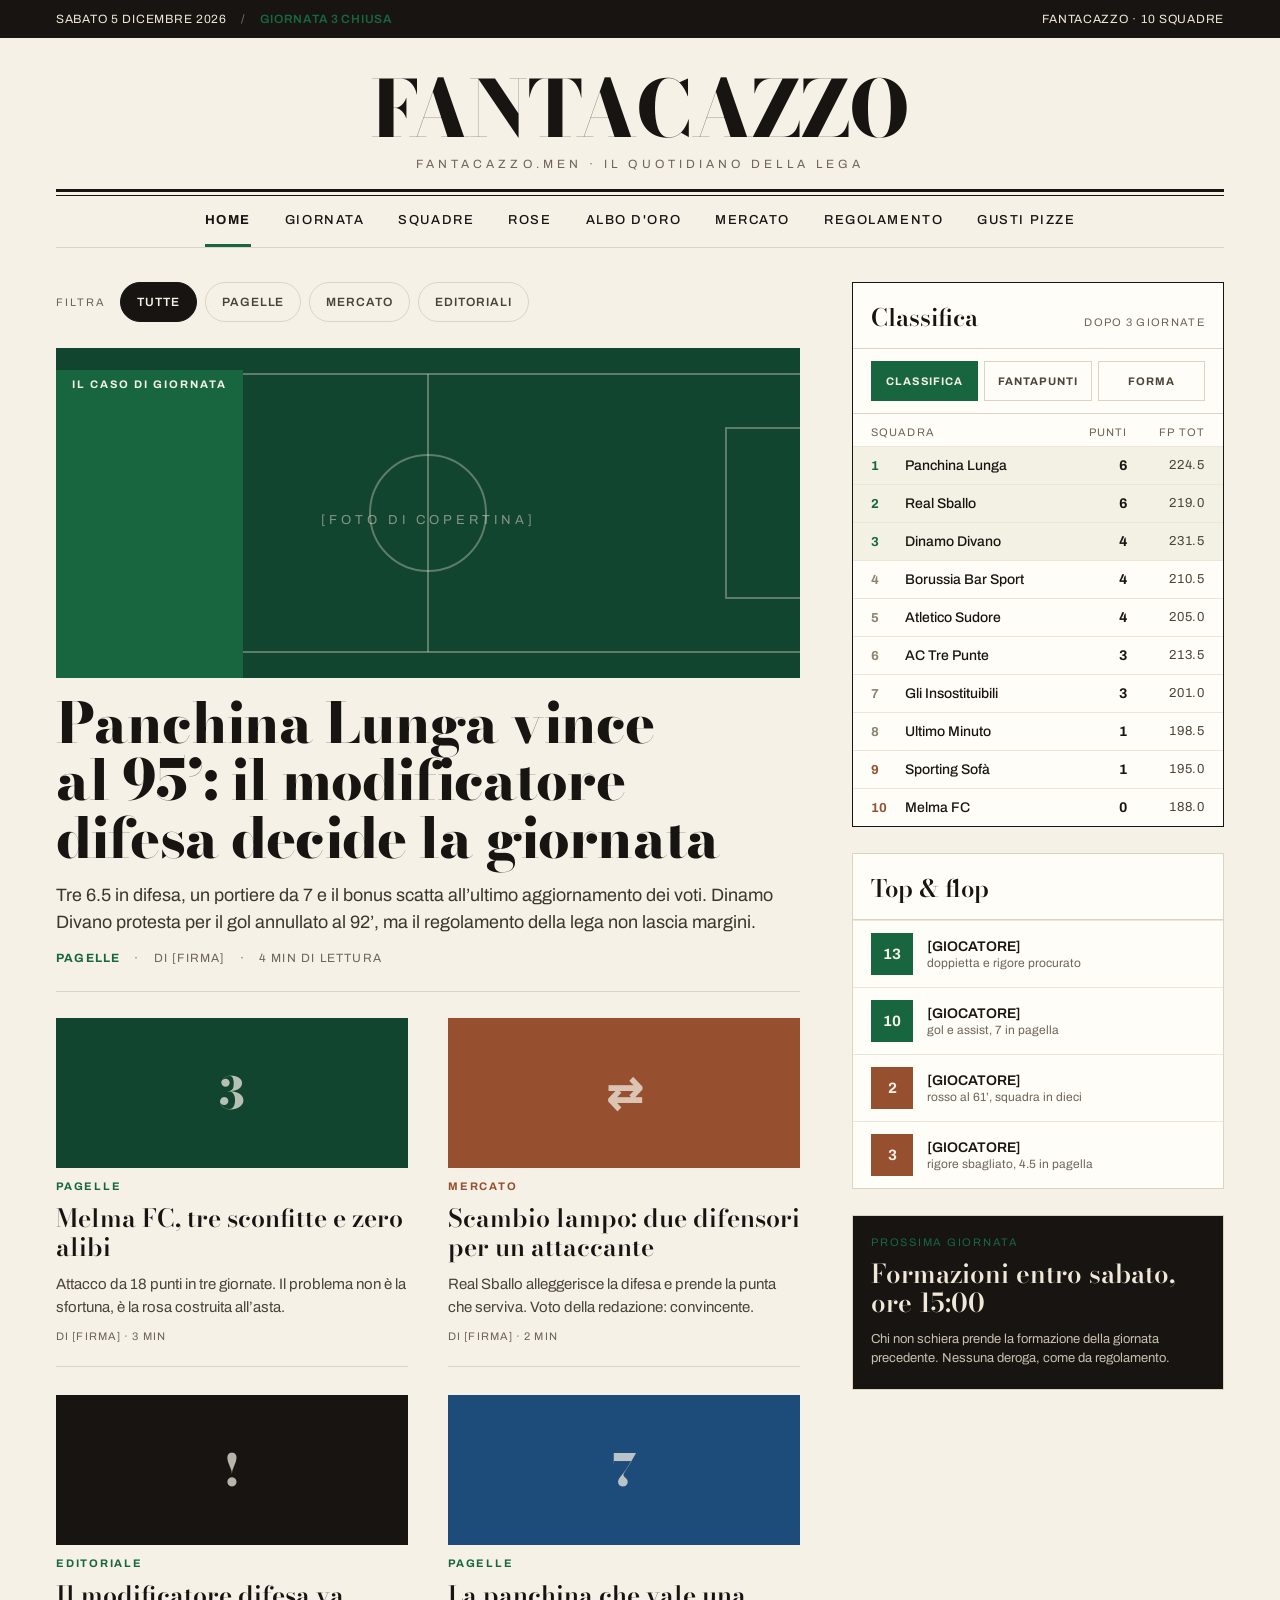
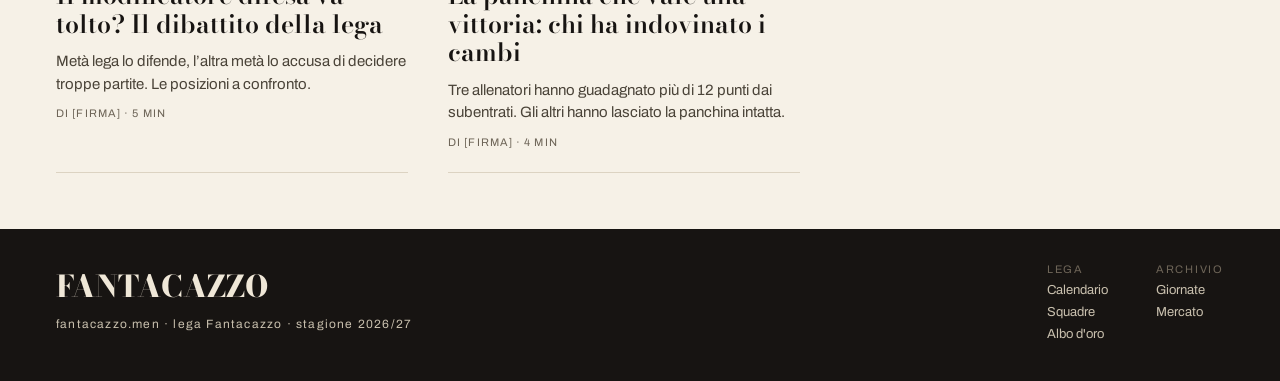
<file: index.html>
<!doctype html>
<html lang="it">
<head>
<meta charset="utf-8">
<meta name="viewport" content="width=device-width, initial-scale=1">
<title>Fantacazzo — il quotidiano della lega</title>
<meta name="description" content="News, pagelle, classifica, giornate, schede squadre e mercato della lega di fantacalcio.">
<meta property="og:title" content="Fantacazzo — il quotidiano della lega">
<meta property="og:description" content="News, pagelle, classifica e mercato della lega di fantacalcio.">
<meta property="og:type" content="website">
<meta name="theme-color" content="#171412">
<link rel="preconnect" href="https://fonts.googleapis.com">
<link rel="preconnect" href="https://fonts.gstatic.com" crossorigin>
<link rel="stylesheet" href="https://fonts.googleapis.com/css2?family=Bodoni+Moda:opsz,wght@6..96,400;6..96,600;6..96,800&family=Archivo:wght@400;500;600;700&display=swap">
<link rel="stylesheet" href="assets/style.css?v=1636b71">
</head>
<body data-page="home">

<div class="topbar">
  <div><span data-slot="data-oggi"></span><span class="sep">/</span><strong data-slot="giornata-stato"></strong></div>
  <div><span data-slot="lega"></span></div>
</div>

<header class="masthead">
  <div class="wordmark">FANTACAZZO</div>
  <div class="tagline">fantacazzo.men &middot; il quotidiano della lega</div>
</header>
<div class="rules"><div class="thick"></div><div class="thin"></div></div>

<nav class="nav">
  <a href="index.html" aria-current="page">Home</a>
  <a href="giornata.html">Giornata</a>
  <a href="squadre.html">Squadre</a>
    <a href="rose.html">Rose</a>
  <a href="albo.html">Albo d&#39;oro</a>
  <a href="albo.html">Mercato</a>
    <a href="regolamento.html">Regolamento</a>
    <a href="pizze.html">Gusti pizze</a>
</nav>

<main class="page split">

  <div class="stack">

    <div class="chips">
      <span class="chips-label">Filtra</span>
      <button class="chip" type="button" data-filtro="tutte">Tutte</button>
      <button class="chip" type="button" data-filtro="pagelle">Pagelle</button>
      <button class="chip" type="button" data-filtro="mercato">Mercato</button>
      <button class="chip" type="button" data-filtro="editoriale">Editoriali</button>
    </div>

    <article class="stack-sm">
      <div class="hero-art">
        <div data-slot="hero-art"></div>
        <div class="kicker" data-slot="hero-kicker"></div>
      </div>
      <h1 class="hero-title" data-slot="hero-title"></h1>
      <p class="hero-dek" data-slot="hero-dek"></p>
      <div class="byline" data-slot="hero-byline"></div>
    </article>

    <div class="divider"></div>

    <div class="cards" data-slot="news"></div>
  </div>

  <aside class="stack">
    <section class="panel strong" data-slot="classifica">
      <header><h2>Classifica</h2><span class="note" data-slot="dopo-giornate"></span></header>
      <div class="tabs-flush">
        <button class="tab" type="button" data-tab="classifica">Classifica</button>
        <button class="tab" type="button" data-tab="fantapunti">Fantapunti</button>
        <button class="tab" type="button" data-tab="forma">Forma</button>
      </div>
      <div class="table-head" data-slot="head"></div>
      <div data-slot="rows"></div>
    </section>

    <section class="panel">
      <header><h2>Top &amp; flop</h2></header>
      <div data-slot="topflop"></div>
    </section>

    <section class="callout">
      <span class="label">Prossima giornata</span>
      <span class="big" data-slot="scadenza"></span>
      <p>Chi non schiera prende la formazione della giornata precedente. Nessuna deroga, come da regolamento.</p>
    </section>
  </aside>
</main>

<footer class="footer">
  <div>
    <div class="wordmark">FANTACAZZO</div>
    <div class="small">fantacazzo.men &middot; lega <span data-slot="lega-nome"></span> &middot; stagione <span data-slot="stagione"></span></div>
  </div>
  <nav>
    <div><span class="h">Lega</span><a href="giornata.html">Calendario</a><a href="squadre.html">Squadre</a><a href="albo.html">Albo d&#39;oro</a></div>
    <div><span class="h">Archivio</span><a href="giornata.html">Giornate</a><a href="albo.html">Mercato</a></div>
  </nav>
</footer>

<script src="assets/data.js?v=1636b71"></script>
<script src="assets/app.js?v=1636b71"></script>
</body>
</html>
</file>
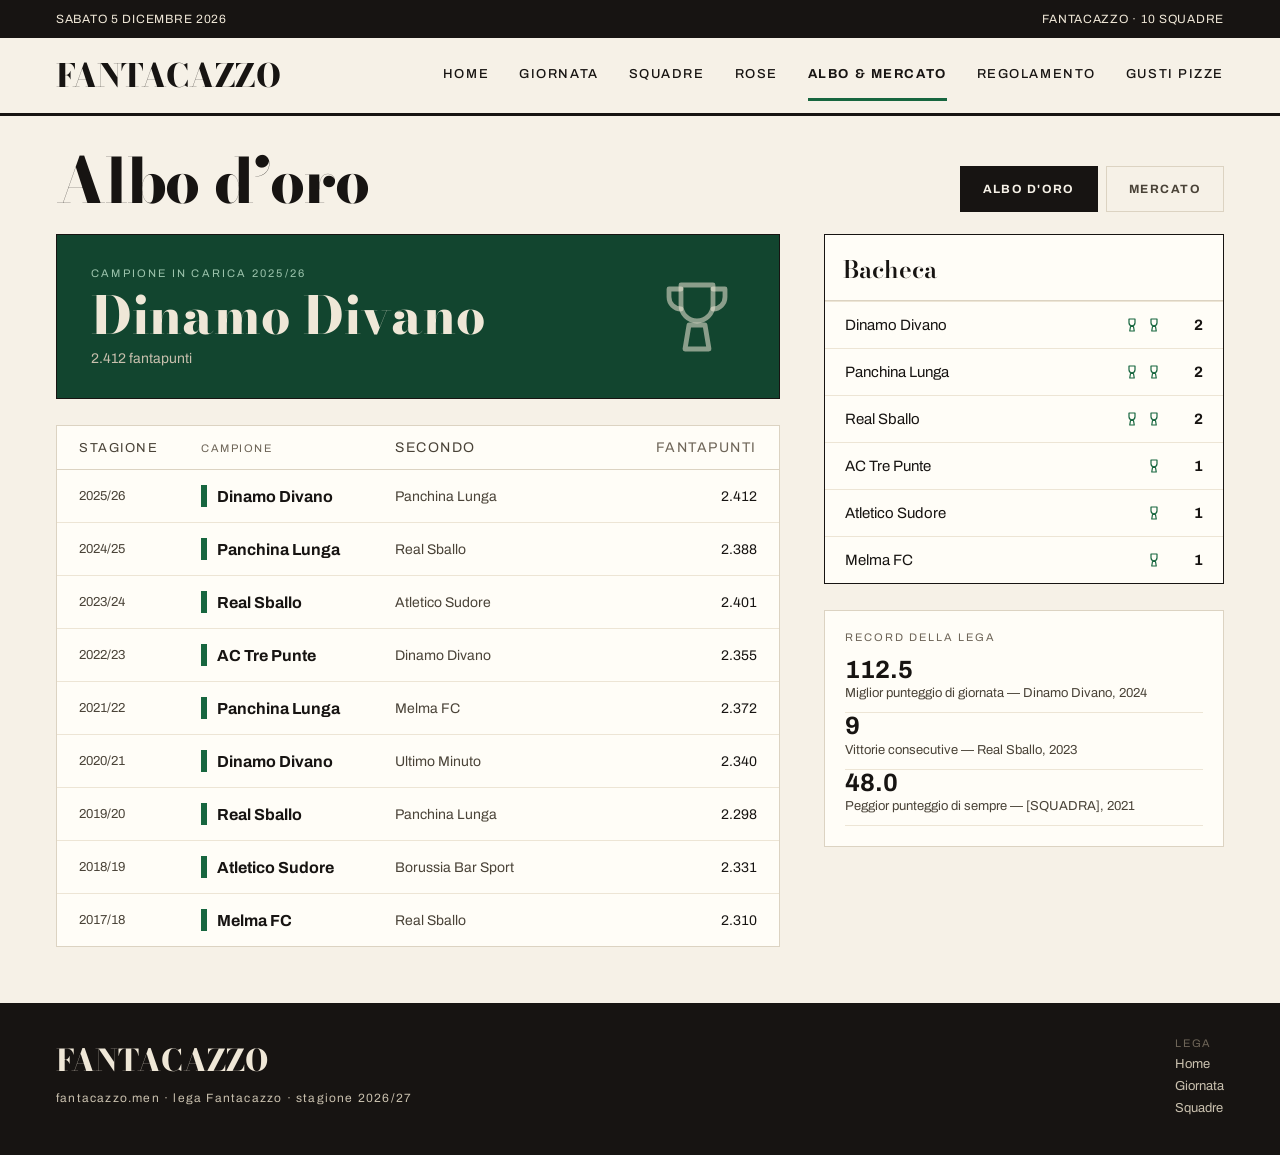
<file: albo.html>
<!doctype html>
<html lang="it">
<head>
<meta charset="utf-8">
<meta name="viewport" content="width=device-width, initial-scale=1">
<title>Albo d&#39;oro e mercato — Fantacazzo</title>
<meta name="description" content="Albo d'oro della lega, bacheca dei titoli, record e tutti i movimenti di mercato.">
<meta name="theme-color" content="#171412">
<link rel="preconnect" href="https://fonts.googleapis.com">
<link rel="preconnect" href="https://fonts.gstatic.com" crossorigin>
<link rel="stylesheet" href="https://fonts.googleapis.com/css2?family=Bodoni+Moda:opsz,wght@6..96,400;6..96,600;6..96,800&family=Archivo:wght@400;500;600;700&display=swap">
<link rel="stylesheet" href="assets/style.css?v=1636b71">
</head>
<body data-page="albo">

<div class="topbar">
  <div><span data-slot="data-oggi"></span></div>
  <div><span data-slot="lega"></span></div>
</div>

<header class="bar">
  <a class="wordmark" href="index.html">FANTACAZZO</a>
  <nav class="nav">
    <a href="index.html">Home</a>
    <a href="giornata.html">Giornata</a>
    <a href="squadre.html">Squadre</a>
    <a href="rose.html">Rose</a>
    <a href="albo.html" aria-current="page">Albo &amp; mercato</a>
    <a href="regolamento.html">Regolamento</a>
    <a href="pizze.html">Gusti pizze</a>
  </nav>
</header>

<main class="page">
  <div class="page-head">
    <h1 data-slot="albo-titolo"></h1>
    <div class="tabs">
      <button class="tab" type="button" data-tab-albo="albo">Albo d&#39;oro</button>
      <button class="tab" type="button" data-tab-albo="mercato">Mercato</button>
    </div>
  </div>

  <section data-sezione="albo" class="split-albo">
    <div class="stack">
      <div class="champion">
        <div>
          <div class="eyebrow" data-slot="champ-anno"></div>
          <div class="nome" data-slot="champ-nome"></div>
          <div class="sub" data-slot="champ-sub"></div>
        </div>
        <svg width="96" height="96" viewBox="0 0 24 24" fill="none" stroke="#EFE7D7" stroke-opacity="0.55" stroke-width="1.2" stroke-linecap="round" stroke-linejoin="round"><path d="M8 4h8v5a4 4 0 0 1-8 0z"></path><path d="M8 5H5v2a3 3 0 0 0 3 3"></path><path d="M16 5h3v2a3 3 0 0 1-3 3"></path><path d="M10 14h4l1 6H9z"></path></svg>
      </div>

      <div class="panel">
        <div class="albo-head">
          <span class="col-anno">Stagione</span>
          <span class="col-camp">Campione</span>
          <span class="col-sec">Secondo</span>
          <span class="col-fp">Fantapunti</span>
        </div>
        <div data-slot="albo-rows"></div>
      </div>
    </div>

    <div class="stack">
      <div class="panel strong">
        <header><h2>Bacheca</h2></header>
        <div data-slot="bacheca"></div>
      </div>
      <div class="panel" style="padding:20px;display:flex;flex-direction:column;gap:14px">
        <span class="chips-label">Record della lega</span>
        <div data-slot="record"></div>
      </div>
    </div>
  </section>

  <section data-sezione="mercato" class="split-albo" hidden>
    <div class="stack-sm">
      <div class="chips">
        <span class="chips-label">Tipo</span>
        <button class="chip" type="button" data-filtro-mercato="tutti">Tutti</button>
        <button class="chip" type="button" data-filtro-mercato="scambio">Scambi</button>
        <button class="chip" type="button" data-filtro-mercato="asta">Asta</button>
      </div>
      <div class="panel strong" data-slot="movimenti"></div>
    </div>

    <div class="stack">
      <div class="panel strong">
        <header><h2>Top spese asta</h2></header>
        <div data-slot="spese"></div>
      </div>
      <div class="callout">
        <span class="label">Finestra di mercato</span>
        <span class="big" data-slot="finestra"></span>
        <p>Scambi liberi per due settimane, poi rosa bloccata fino a fine stagione.</p>
      </div>
    </div>
  </section>
</main>

<footer class="footer">
  <div>
    <div class="wordmark">FANTACAZZO</div>
    <div class="small">fantacazzo.men &middot; lega <span data-slot="lega-nome"></span> &middot; stagione <span data-slot="stagione"></span></div>
  </div>
  <nav>
    <div><span class="h">Lega</span><a href="index.html">Home</a><a href="giornata.html">Giornata</a><a href="squadre.html">Squadre</a></div>
  </nav>
</footer>

<script src="assets/data.js?v=1636b71"></script>
<script src="assets/app.js?v=1636b71"></script>
</body>
</html>
</file>
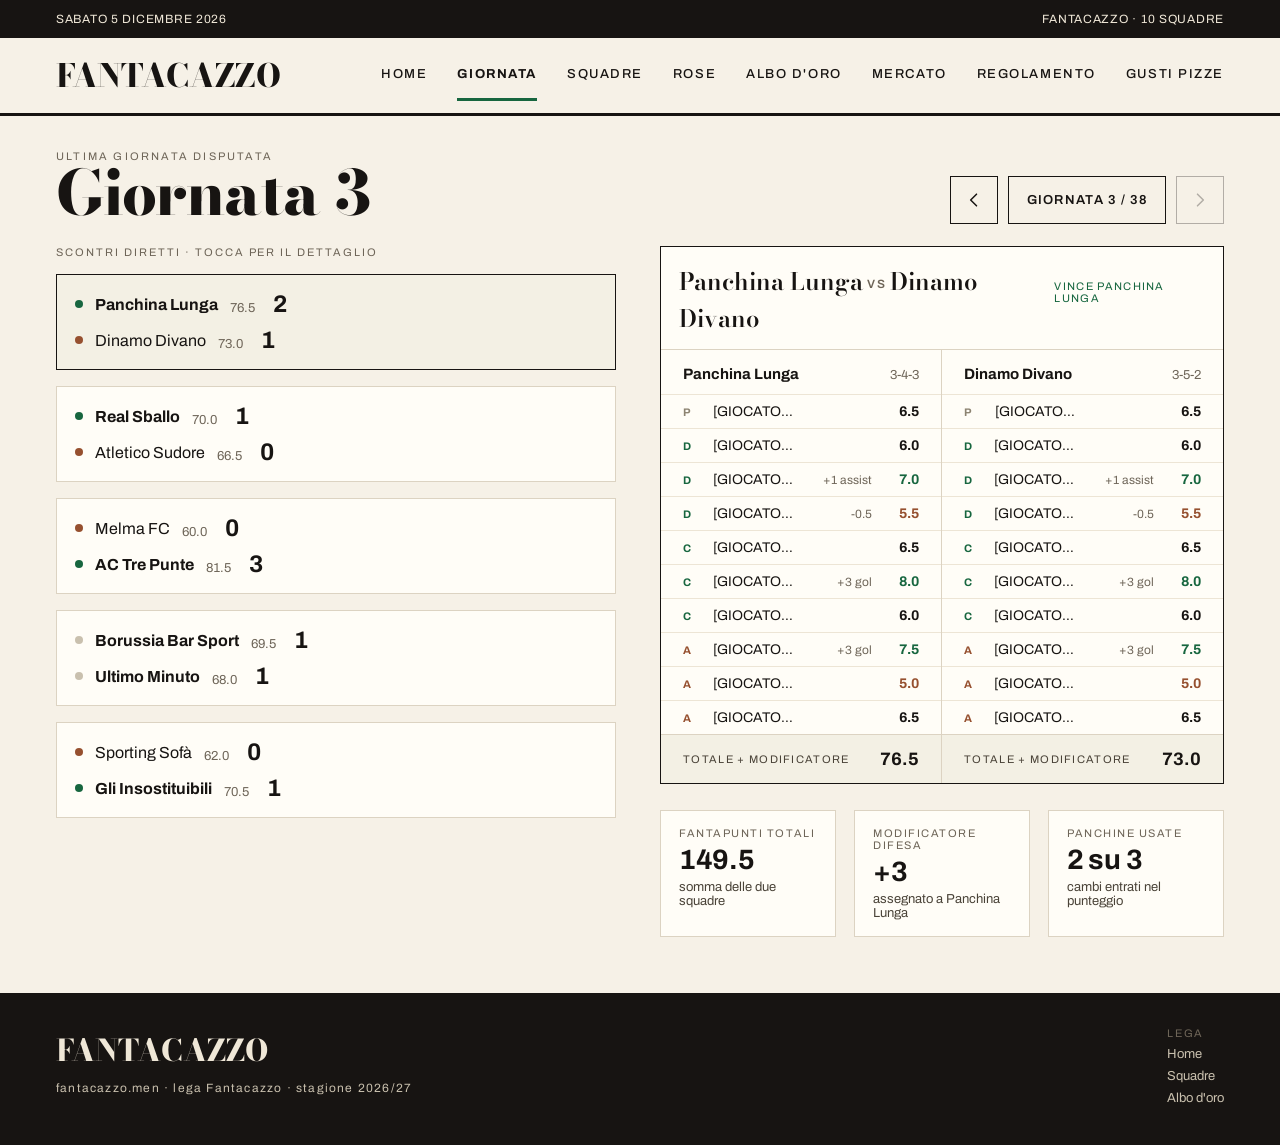
<file: giornata.html>
<!doctype html>
<html lang="it">
<head>
<meta charset="utf-8">
<meta name="viewport" content="width=device-width, initial-scale=1">
<title>Giornata — Fantacazzo</title>
<meta name="description" content="Risultati degli scontri diretti, formazioni, voti e modificatori giornata per giornata.">
<meta name="theme-color" content="#171412">
<link rel="preconnect" href="https://fonts.googleapis.com">
<link rel="preconnect" href="https://fonts.gstatic.com" crossorigin>
<link rel="stylesheet" href="https://fonts.googleapis.com/css2?family=Bodoni+Moda:opsz,wght@6..96,400;6..96,600;6..96,800&family=Archivo:wght@400;500;600;700&display=swap">
<link rel="stylesheet" href="assets/style.css?v=1636b71">
</head>
<body data-page="giornata">

<div class="topbar">
  <div><span data-slot="data-oggi"></span></div>
  <div><span data-slot="lega"></span></div>
</div>

<header class="bar">
  <a class="wordmark" href="index.html">FANTACAZZO</a>
  <nav class="nav">
    <a href="index.html">Home</a>
    <a href="giornata.html" aria-current="page">Giornata</a>
    <a href="squadre.html">Squadre</a>
    <a href="rose.html">Rose</a>
    <a href="albo.html">Albo d&#39;oro</a>
    <a href="albo.html">Mercato</a>
    <a href="regolamento.html">Regolamento</a>
    <a href="pizze.html">Gusti pizze</a>
  </nav>
</header>

<main class="page">
  <div class="page-head">
    <div>
      <div class="eyebrow" data-slot="gio-eyebrow"></div>
      <h1 data-slot="gio-titolo"></h1>
    </div>
    <div class="pager">
      <button type="button" data-gio="prev" aria-label="Giornata precedente">
        <svg width="20" height="20" viewBox="0 0 24 24" fill="none" stroke="currentColor" stroke-width="1.8" stroke-linecap="round" stroke-linejoin="round"><path d="M15 5l-7 7 7 7"></path></svg>
      </button>
      <div class="label" data-slot="gio-label"></div>
      <button type="button" data-gio="next" aria-label="Giornata successiva">
        <svg width="20" height="20" viewBox="0 0 24 24" fill="none" stroke="currentColor" stroke-width="1.8" stroke-linecap="round" stroke-linejoin="round"><path d="M9 5l7 7-7 7"></path></svg>
      </button>
    </div>
  </div>

  <div class="split-left">
    <section class="stack-sm">
      <div class="chips-label">Scontri diretti &middot; tocca per il dettaglio</div>
      <div class="stack-sm" data-slot="match-list"></div>
    </section>

    <section class="stack">
      <div class="panel strong">
        <header><h2 data-slot="match-title"></h2><span class="note" style="color:#17663F" data-slot="match-esito"></span></header>
        <div class="lineups" data-slot="lineups"></div>
      </div>
      <div class="kpis" data-slot="match-kpi"></div>
    </section>
  </div>
</main>

<footer class="footer">
  <div>
    <div class="wordmark">FANTACAZZO</div>
    <div class="small">fantacazzo.men &middot; lega <span data-slot="lega-nome"></span> &middot; stagione <span data-slot="stagione"></span></div>
  </div>
  <nav>
    <div><span class="h">Lega</span><a href="index.html">Home</a><a href="squadre.html">Squadre</a><a href="albo.html">Albo d&#39;oro</a></div>
  </nav>
</footer>

<script src="assets/data.js?v=1636b71"></script>
<script src="assets/app.js?v=1636b71"></script>
</body>
</html>
</file>
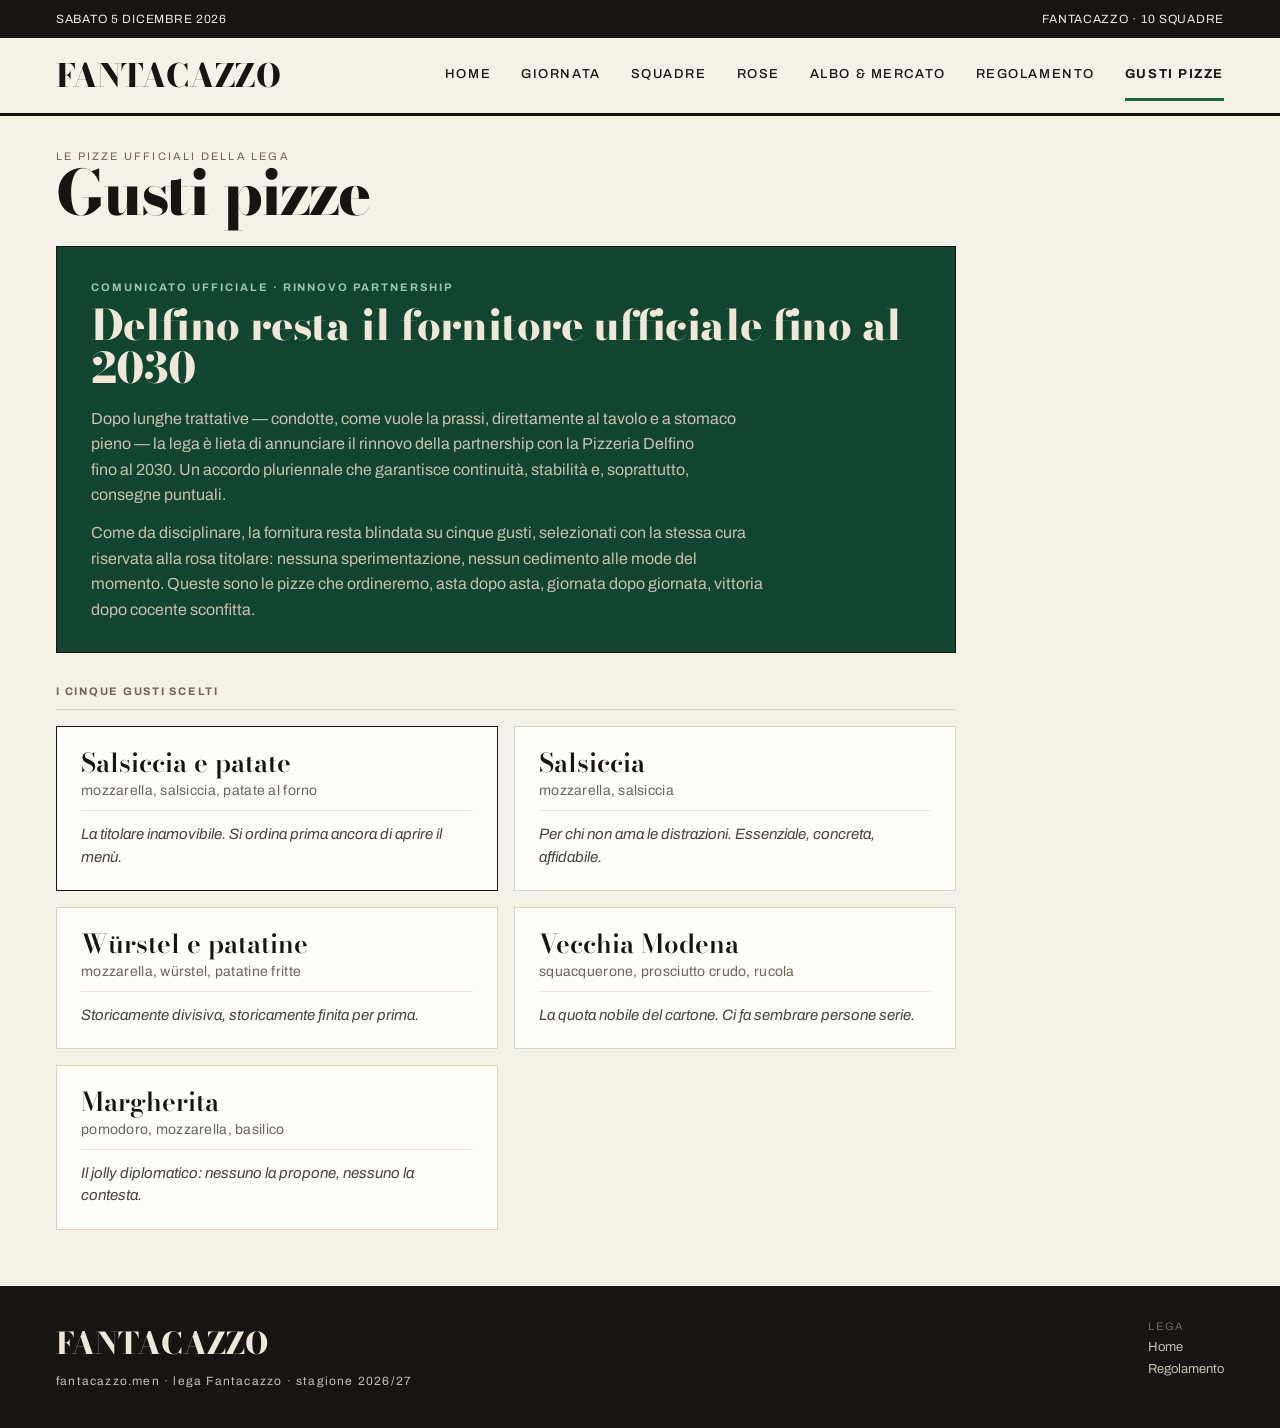
<file: pizze.html>
<!doctype html>
<html lang="it">
<head>
<meta charset="utf-8">
<meta name="viewport" content="width=device-width, initial-scale=1">
<title>Gusti pizze — Fantacazzo</title>
<meta name="description" content="La classifica dei gusti pizza della lega: la vera posta in palio del fantacalcio.">
<meta name="theme-color" content="#171412">
<link rel="preconnect" href="https://fonts.googleapis.com">
<link rel="preconnect" href="https://fonts.gstatic.com" crossorigin>
<link rel="stylesheet" href="https://fonts.googleapis.com/css2?family=Bodoni+Moda:opsz,wght@6..96,400;6..96,600;6..96,800&family=Archivo:wght@400;500;600;700&display=swap">
<link rel="stylesheet" href="assets/style.css?v=1636b71">
</head>
<body data-page="pizze">

<div class="topbar">
  <div><span data-slot="data-oggi"></span></div>
  <div><span data-slot="lega"></span></div>
</div>

<header class="bar">
  <a class="wordmark" href="index.html">FANTACAZZO</a>
  <nav class="nav">
    <a href="index.html">Home</a>
    <a href="giornata.html">Giornata</a>
    <a href="squadre.html">Squadre</a>
    <a href="rose.html">Rose</a>
    <a href="albo.html">Albo &amp; mercato</a>
    <a href="regolamento.html">Regolamento</a>
    <a href="pizze.html" aria-current="page">Gusti pizze</a>
  </nav>
</header>

<main class="page">
  <div class="page-head">
    <div>
      <div class="eyebrow">Le pizze ufficiali della lega</div>
      <h1>Gusti pizze</h1>
    </div>
  </div>

  <section class="pz-annuncio">
    <span class="pz-kicker" data-slot="pz-occhiello"></span>
    <h2 class="pz-annuncio-title" data-slot="pz-titolo"></h2>
    <div class="pz-annuncio-body" data-slot="pz-annuncio"></div>
  </section>

  <div class="pz-menu-head">I cinque gusti scelti</div>
  <div class="pz-list" data-slot="pizze"></div>
</main>

<footer class="footer">
  <div>
    <div class="wordmark">FANTACAZZO</div>
    <div class="small">fantacazzo.men &middot; lega <span data-slot="lega-nome"></span> &middot; stagione <span data-slot="stagione"></span></div>
  </div>
  <nav>
    <div><span class="h">Lega</span><a href="index.html">Home</a><a href="regolamento.html">Regolamento</a></div>
  </nav>
</footer>

<script src="assets/data.js?v=1636b71"></script>
<script src="assets/app.js?v=1636b71"></script>
</body>
</html>
</file>
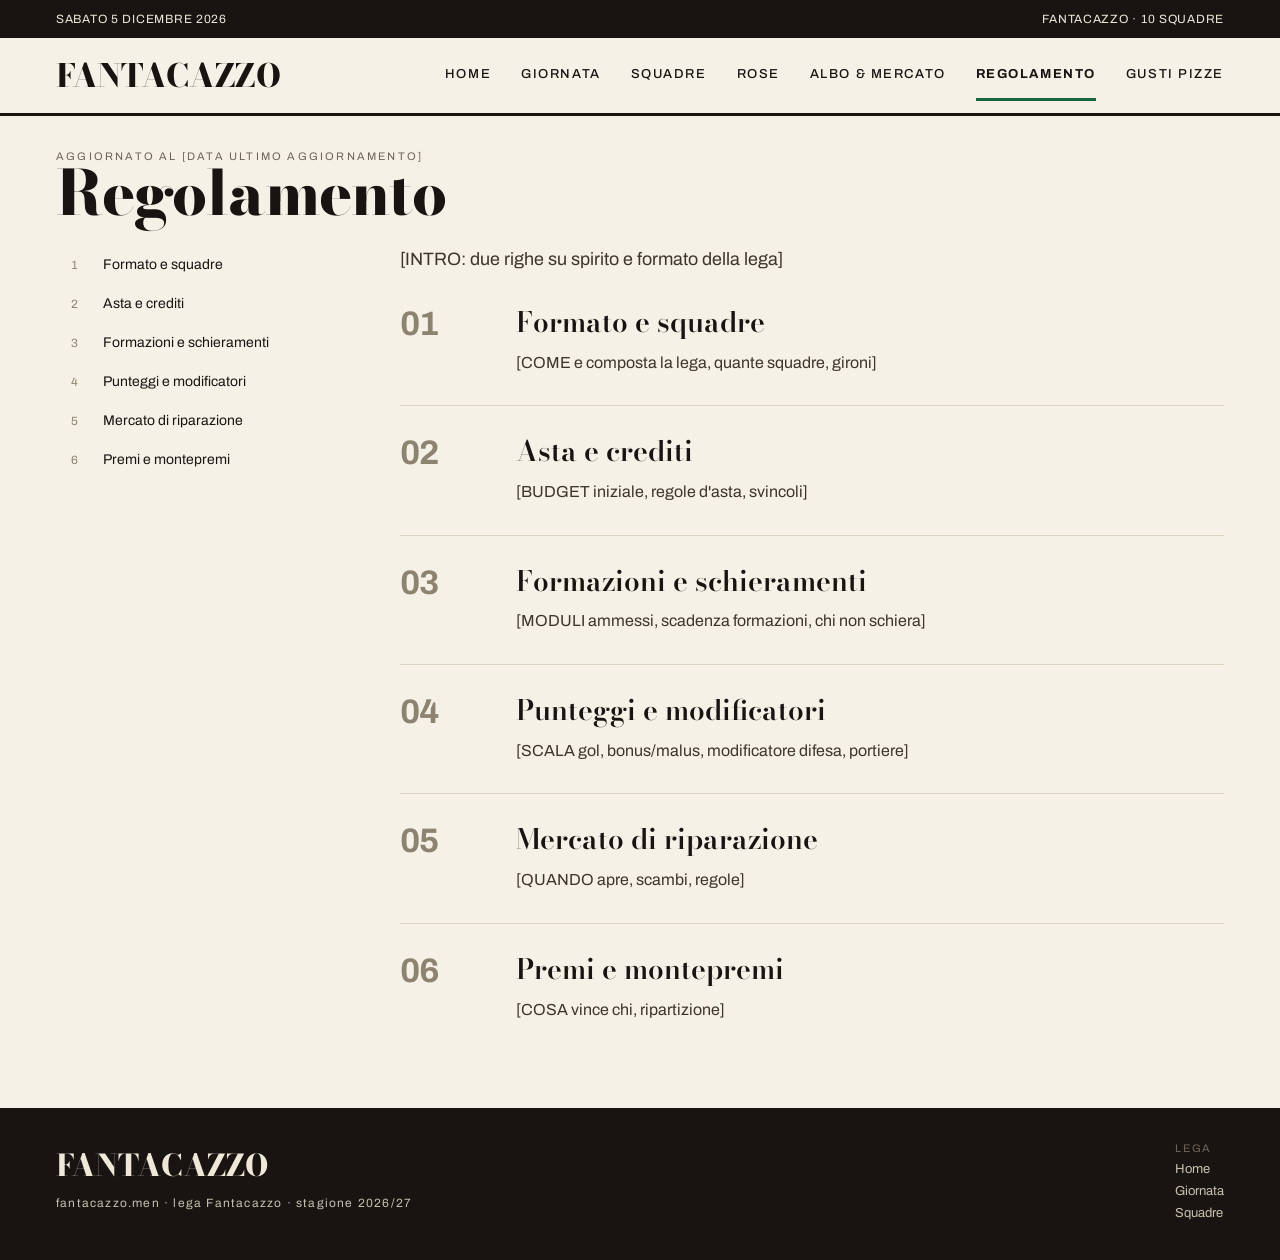
<file: regolamento.html>
<!doctype html>
<html lang="it">
<head>
<meta charset="utf-8">
<meta name="viewport" content="width=device-width, initial-scale=1">
<title>Regolamento — Fantacazzo</title>
<meta name="description" content="Il regolamento della lega di fantacalcio: formato, asta, formazioni, punteggi, mercato e premi.">
<meta name="theme-color" content="#171412">
<link rel="preconnect" href="https://fonts.googleapis.com">
<link rel="preconnect" href="https://fonts.gstatic.com" crossorigin>
<link rel="stylesheet" href="https://fonts.googleapis.com/css2?family=Bodoni+Moda:opsz,wght@6..96,400;6..96,600;6..96,800&family=Archivo:wght@400;500;600;700&display=swap">
<link rel="stylesheet" href="assets/style.css?v=1636b71">
</head>
<body data-page="regolamento">

<div class="topbar">
  <div><span data-slot="data-oggi"></span></div>
  <div><span data-slot="lega"></span></div>
</div>

<header class="bar">
  <a class="wordmark" href="index.html">FANTACAZZO</a>
  <nav class="nav">
    <a href="index.html">Home</a>
    <a href="giornata.html">Giornata</a>
    <a href="squadre.html">Squadre</a>
    <a href="rose.html">Rose</a>
    <a href="albo.html">Albo &amp; mercato</a>
    <a href="regolamento.html" aria-current="page">Regolamento</a>
    <a href="pizze.html">Gusti pizze</a>
  </nav>
</header>

<main class="page">
  <div class="page-head">
    <div>
      <div class="eyebrow" data-slot="reg-aggiornato"></div>
      <h1>Regolamento</h1>
    </div>
  </div>

  <div class="split-teams">
    <aside class="reg-toc" data-slot="reg-toc"></aside>
    <div class="stack">
      <p class="hero-dek" data-slot="reg-intro"></p>
      <div class="reg-list" data-slot="reg-body"></div>
    </div>
  </div>
</main>

<footer class="footer">
  <div>
    <div class="wordmark">FANTACAZZO</div>
    <div class="small">fantacazzo.men &middot; lega <span data-slot="lega-nome"></span> &middot; stagione <span data-slot="stagione"></span></div>
  </div>
  <nav>
    <div><span class="h">Lega</span><a href="index.html">Home</a><a href="giornata.html">Giornata</a><a href="squadre.html">Squadre</a></div>
  </nav>
</footer>

<script src="assets/data.js?v=1636b71"></script>
<script src="assets/app.js?v=1636b71"></script>
</body>
</html>
</file>
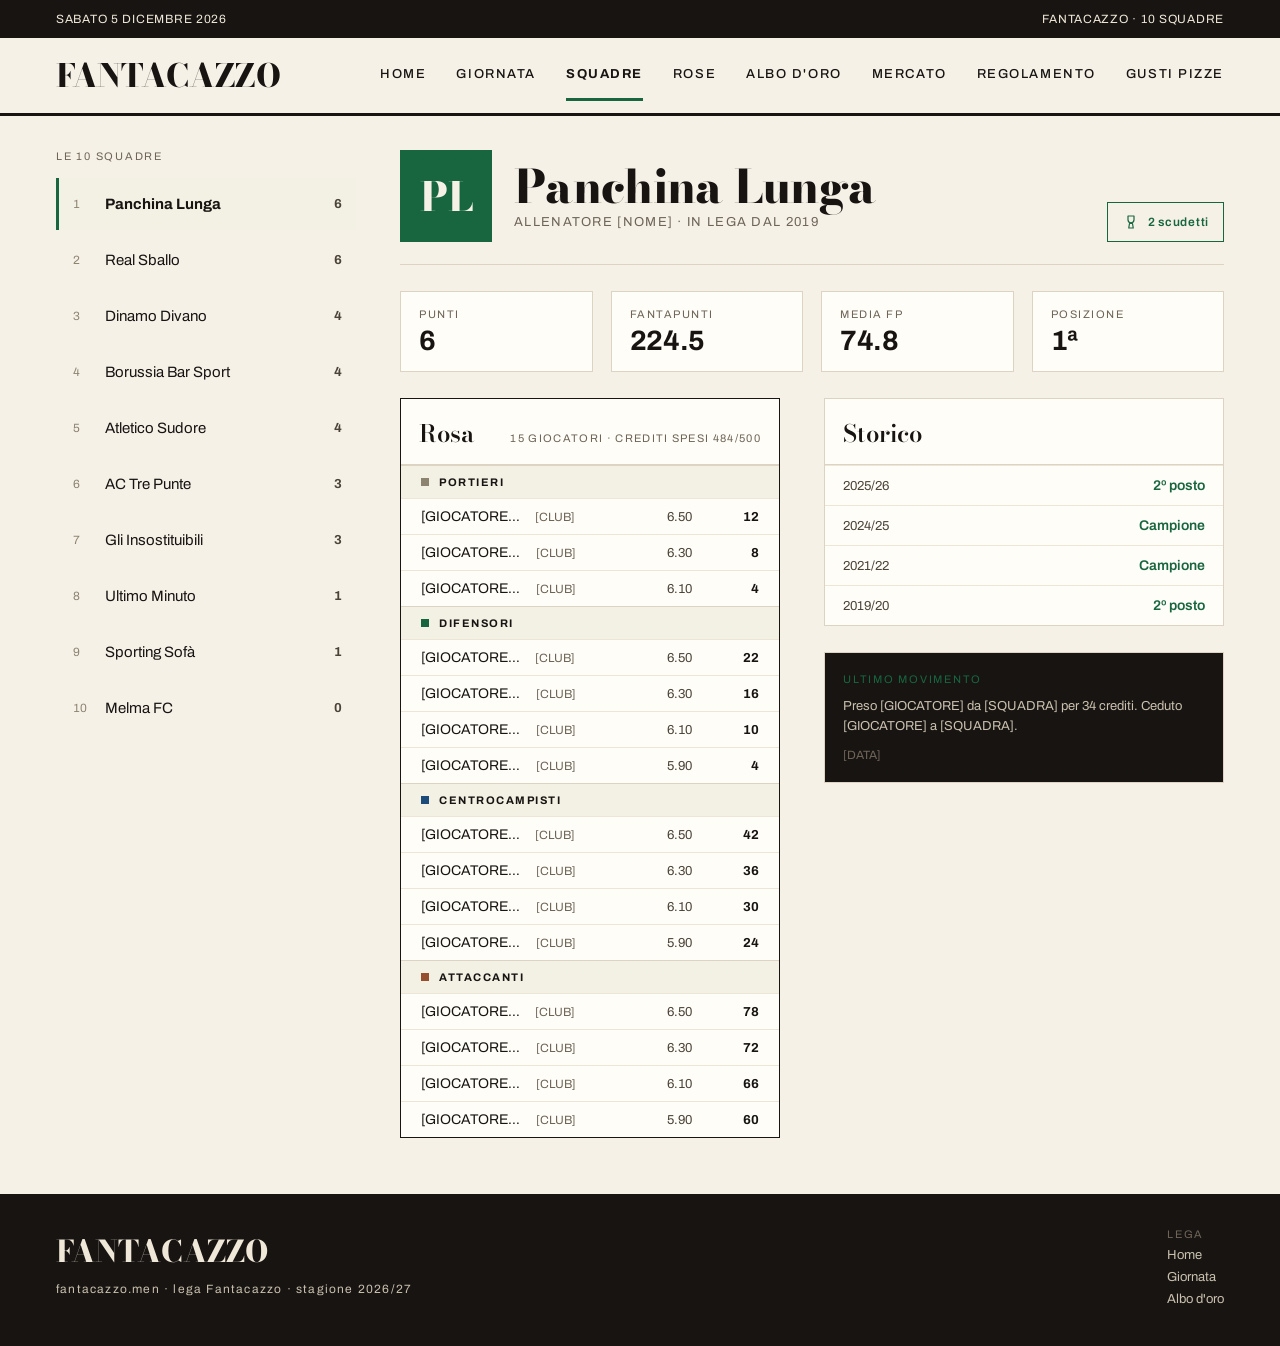
<file: squadre.html>
<!doctype html>
<html lang="it">
<head>
<meta charset="utf-8">
<meta name="viewport" content="width=device-width, initial-scale=1">
<title>Squadre — Fantacazzo</title>
<meta name="description" content="Le squadre della lega: rosa, storico, trofei e statistiche di ogni allenatore.">
<meta name="theme-color" content="#171412">
<link rel="preconnect" href="https://fonts.googleapis.com">
<link rel="preconnect" href="https://fonts.gstatic.com" crossorigin>
<link rel="stylesheet" href="https://fonts.googleapis.com/css2?family=Bodoni+Moda:opsz,wght@6..96,400;6..96,600;6..96,800&family=Archivo:wght@400;500;600;700&display=swap">
<link rel="stylesheet" href="assets/style.css?v=1636b71">
</head>
<body data-page="squadre">

<div class="topbar">
  <div><span data-slot="data-oggi"></span></div>
  <div><span data-slot="lega"></span></div>
</div>

<header class="bar">
  <a class="wordmark" href="index.html">FANTACAZZO</a>
  <nav class="nav">
    <a href="index.html">Home</a>
    <a href="giornata.html">Giornata</a>
    <a href="squadre.html" aria-current="page">Squadre</a>
    <a href="rose.html">Rose</a>
    <a href="albo.html">Albo d&#39;oro</a>
    <a href="albo.html">Mercato</a>
    <a href="regolamento.html">Regolamento</a>
    <a href="pizze.html">Gusti pizze</a>
  </nav>
</header>

<main class="page split-teams">
  <aside class="teamlist" data-slot="teamlist"></aside>

  <section class="stack">
    <div class="team-head">
      <div class="id">
        <div class="crest"><span data-slot="crest"></span></div>
        <div>
          <h1 data-slot="team-nome"></h1>
          <div class="sub" data-slot="team-sub"></div>
        </div>
      </div>
      <div class="trofei" data-slot="trofei"></div>
    </div>

    <div class="kpis" data-slot="team-kpi"></div>

    <div class="split-albo">
      <div class="panel strong">
        <header><h2>Rosa</h2><span class="note" data-slot="rosa-info"></span></header>
        <div data-slot="rosa"></div>
      </div>

      <div class="stack">
        <div class="panel">
          <header><h2>Storico</h2></header>
          <div data-slot="storico"></div>
        </div>
        <div class="callout">
          <span class="label">Ultimo movimento</span>
          <p>Preso [GIOCATORE] da [SQUADRA] per 34 crediti. Ceduto [GIOCATORE] a [SQUADRA].</p>
          <span style="font-size:12px;color:#6E6558">[DATA]</span>
        </div>
      </div>
    </div>
  </section>
</main>

<footer class="footer">
  <div>
    <div class="wordmark">FANTACAZZO</div>
    <div class="small">fantacazzo.men &middot; lega <span data-slot="lega-nome"></span> &middot; stagione <span data-slot="stagione"></span></div>
  </div>
  <nav>
    <div><span class="h">Lega</span><a href="index.html">Home</a><a href="giornata.html">Giornata</a><a href="albo.html">Albo d&#39;oro</a></div>
  </nav>
</footer>

<script src="assets/data.js?v=1636b71"></script>
<script src="assets/app.js?v=1636b71"></script>
</body>
</html>
</file>
<file: assets/style.css>
/* Fantacazzo — foglio di stile unico */

:root {
  --paper: #F6F1E7;
  --card: #FFFDF7;
  --tint: #F3F0E4;
  --ink: #171412;
  --ink-soft: #3B352C;
  --body: #4A4338;
  --muted: #6E6558;
  --faint: #8C8371;
  --rule: #DCD3C2;
  --line: #EDE5D5;
  --accent: #17663F;
  --rust: #96502F;
  --blue: #1E4C7A;
  --pitch: #12452F;
  --paper-hi: #EFE7D7;
  --paper-dim: #C9C0AE;
  --serif: 'Bodoni Moda', Didot, 'Times New Roman', serif;
  --sans: 'Archivo', 'Helvetica Neue', Arial, sans-serif;
  --pad: 56px;
}

*, *::before, *::after { box-sizing: border-box; }

html { -webkit-text-size-adjust: 100%; }

body {
  margin: 0;
  background: var(--paper);
  color: var(--ink);
  font-family: var(--sans);
  -webkit-font-smoothing: antialiased;
}

a { color: var(--accent); text-decoration: none; }
a:hover { color: var(--rust); }

button { font: inherit; color: inherit; cursor: pointer; }

h1, h2, h3 { margin: 0; }

.serif { font-family: var(--serif); }
.num { font-variant-numeric: tabular-nums; }
.wrap { padding: 0 var(--pad); }

/* ---------- barra di servizio ---------- */

.topbar {
  display: flex; align-items: center; justify-content: space-between;
  gap: 16px; min-height: 38px; padding: 8px var(--pad);
  background: var(--ink); color: var(--paper-hi);
  font-size: 12px; letter-spacing: 0.06em; text-transform: uppercase;
}
.topbar .sep { opacity: 0.45; }
.topbar strong { color: var(--accent); font-weight: 600; }
.topbar > div { display: flex; align-items: center; gap: 14px; flex-wrap: wrap; }

/* ---------- testata ---------- */

.masthead { padding: 34px var(--pad) 18px; text-align: center; }
.masthead .wordmark {
  font-family: var(--serif); font-weight: 800; font-size: clamp(38px, 9vw, 78px);
  line-height: 0.94; letter-spacing: -0.02em;
}
.masthead .tagline {
  margin-top: 12px; font-size: 12px; letter-spacing: 0.34em;
  text-transform: uppercase; color: var(--muted);
}
.rules { margin: 0 var(--pad); }
.rules .thick { height: 3px; background: var(--ink); }
.rules .thin { height: 1px; background: var(--ink); margin-top: 3px; }

/* testata compatta delle pagine interne */
.bar {
  display: flex; align-items: center; justify-content: space-between;
  gap: 20px; min-height: 74px; padding: 12px var(--pad);
  border-bottom: 3px solid var(--ink);
}
.bar .wordmark { font-family: var(--serif); font-weight: 800; font-size: 32px; letter-spacing: -0.01em; color: var(--ink); }

/* ---------- navigazione ---------- */

.nav {
  display: flex; align-items: center; justify-content: center; flex-wrap: wrap;
  gap: 10px 34px; margin: 0 var(--pad); border-bottom: 1px solid var(--rule);
}
.nav a {
  color: var(--ink); font-size: 13px; font-weight: 500; letter-spacing: 0.12em;
  text-transform: uppercase; padding: 17px 0; border-bottom: 3px solid transparent;
}
.nav a[aria-current="page"] { font-weight: 700; border-bottom-color: var(--accent); }
.bar .nav { margin: 0; border: 0; justify-content: flex-end; gap: 10px 30px; }

.burger { display: none; width: 44px; height: 44px; border: 0; background: transparent; align-items: center; justify-content: center; }

/* ---------- griglie di pagina ---------- */

.page { padding: 34px var(--pad) 56px; }
.split { display: grid; grid-template-columns: minmax(0, 1fr) 372px; gap: 52px; }
.split-left { display: grid; grid-template-columns: 560px minmax(0, 1fr); gap: 44px; }
.split-teams { display: grid; grid-template-columns: 300px minmax(0, 1fr); gap: 44px; }
.split-albo { display: grid; grid-template-columns: minmax(0, 1fr) 400px; gap: 44px; }
.stack { display: flex; flex-direction: column; gap: 26px; }
.stack-sm { display: flex; flex-direction: column; gap: 16px; }

/* ---------- chip e tab ---------- */

.chips { display: flex; gap: 8px; align-items: center; flex-wrap: wrap; }
.chips-label { font-size: 11px; letter-spacing: 0.18em; text-transform: uppercase; color: var(--muted); margin-right: 6px; }
.chip {
  height: 40px; padding: 0 16px; border-radius: 999px; border: 1px solid var(--rule);
  background: transparent; color: var(--body);
  font-size: 12px; font-weight: 600; letter-spacing: 0.08em; text-transform: uppercase;
}
.chip[aria-pressed="true"] { background: var(--ink); border-color: var(--ink); color: var(--paper); }

.tabs { display: flex; gap: 8px; }
.tab {
  height: 46px; padding: 0 22px; border: 1px solid var(--rule); background: transparent; color: var(--body);
  font-size: 12px; font-weight: 700; letter-spacing: 0.12em; text-transform: uppercase;
}
.tab[aria-selected="true"] { background: var(--ink); border-color: var(--ink); color: var(--paper); }
.tabs-flush { display: flex; gap: 6px; padding: 12px 18px; border-bottom: 1px solid var(--rule); }
.tabs-flush .tab { flex: 1 1 0; height: 40px; padding: 0 8px; font-size: 11px; letter-spacing: 0.1em; }
.tabs-flush .tab[aria-selected="true"] { background: var(--accent); border-color: var(--accent); color: var(--paper); }

/* ---------- articoli ---------- */

.hero-art { position: relative; height: 330px; background: var(--pitch); overflow: hidden; }
.hero-art svg, .hero-art img { display: block; width: 100%; height: 100%; object-fit: cover; }
.kicker {
  position: absolute; left: 0; top: 22px; background: var(--accent); color: var(--paper);
  font-size: 11px; font-weight: 700; letter-spacing: 0.18em; text-transform: uppercase; padding: 8px 16px;
}
.hero-title {
  font-family: var(--serif); font-weight: 800; font-size: clamp(30px, 4.4vw, 56px);
  line-height: 1.02; letter-spacing: -0.015em; text-wrap: balance;
}
.hero-dek { margin: 0; font-size: clamp(16px, 1.4vw, 19px); line-height: 1.5; color: var(--ink-soft); max-width: 720px; text-wrap: pretty; }
.byline { display: flex; gap: 14px; align-items: center; flex-wrap: wrap; font-size: 12px; letter-spacing: 0.1em; text-transform: uppercase; color: var(--muted); }
.byline .cat { color: var(--accent); font-weight: 700; }

.cards { display: grid; grid-template-columns: repeat(2, minmax(0, 1fr)); gap: 28px 40px; }
.card { display: flex; flex-direction: column; gap: 12px; padding-bottom: 24px; border-bottom: 1px solid var(--rule); }
.card .thumb { height: 150px; display: flex; align-items: center; justify-content: center; }
.card .thumb span { font-family: var(--serif); font-size: 44px; font-weight: 800; color: var(--paper); opacity: 0.72; }
.card .cat { font-size: 11px; font-weight: 700; letter-spacing: 0.16em; text-transform: uppercase; }
.card h2 { font-family: var(--serif); font-weight: 600; font-size: 25px; line-height: 1.14; }
.card p { margin: 0; font-size: 15px; line-height: 1.5; color: var(--body); }
.card .meta { font-size: 11px; letter-spacing: 0.1em; text-transform: uppercase; color: var(--muted); }

.divider { height: 1px; background: var(--rule); }

/* ---------- pannelli ---------- */

.panel { border: 1px solid var(--rule); background: var(--card); }
.panel.strong { border-color: var(--ink); }
.panel > header {
  display: flex; align-items: baseline; justify-content: space-between; gap: 12px;
  padding: 16px 18px 12px; border-bottom: 1px solid var(--rule);
}
.panel > header h2, .panel > header h3 { font-family: var(--serif); font-size: 24px; font-weight: 600; }
.panel > header .note { font-size: 11px; letter-spacing: 0.12em; text-transform: uppercase; color: var(--muted); }

.table-head {
  display: flex; justify-content: space-between; padding: 12px 18px 8px;
  font-size: 11px; letter-spacing: 0.1em; text-transform: uppercase; color: var(--muted);
}
.table-head .cols, .row .cols { display: flex; gap: 22px; }
.table-head .cols span, .row .cols span { width: 56px; text-align: right; }

.row {
  display: flex; align-items: center; justify-content: space-between; gap: 12px;
  padding: 11px 18px; border-top: 1px solid var(--line);
}
.row.podio { background: var(--tint); }
.row .team { display: flex; align-items: center; gap: 12px; min-width: 0; }
.row .pos { width: 22px; font-size: 13px; font-weight: 700; }
.row .name { font-size: 14px; font-weight: 500; white-space: nowrap; overflow: hidden; text-overflow: ellipsis; }
.row .c1 { font-size: 14px; font-weight: 700; }
.row .c2 { font-size: 13px; color: var(--body); letter-spacing: 0.06em; }

.tf { display: flex; align-items: center; gap: 14px; padding: 12px 18px; border-top: 1px solid var(--line); }
.tf .fv { width: 42px; height: 42px; flex-shrink: 0; display: flex; align-items: center; justify-content: center; color: var(--paper); font-size: 15px; font-weight: 700; }
.tf .who { display: flex; flex-direction: column; gap: 2px; min-width: 0; }
.tf .who b { font-size: 14px; font-weight: 600; }
.tf .who span { font-size: 12px; color: var(--muted); }

.callout { border: 1px solid var(--rule); background: var(--ink); color: var(--paper-hi); padding: 20px 18px; display: flex; flex-direction: column; gap: 12px; }
.callout .label { font-size: 11px; letter-spacing: 0.16em; text-transform: uppercase; color: var(--accent); }
.callout .big { font-family: var(--serif); font-size: 26px; font-weight: 600; line-height: 1.1; }
.callout p { margin: 0; font-size: 13px; line-height: 1.5; color: var(--paper-dim); }
.callout .cta { margin-top: 6px; height: 46px; border: 0; background: var(--accent); color: var(--paper); font-size: 12px; font-weight: 700; letter-spacing: 0.14em; text-transform: uppercase; }

.kpis { display: grid; grid-template-columns: repeat(auto-fit, minmax(150px, 1fr)); gap: 18px; }
.kpi { border: 1px solid var(--rule); background: var(--card); padding: 16px 18px; display: flex; flex-direction: column; gap: 6px; }
.kpi .label { font-size: 11px; letter-spacing: 0.14em; text-transform: uppercase; color: var(--muted); }
.kpi .value { font-family: var(--sans); font-size: 28px; font-weight: 700; line-height: 1.05; letter-spacing: -0.01em; }
.kpi .note { font-size: 13px; color: var(--body); }

/* ---------- titolo di sezione ---------- */

.page-head { display: flex; align-items: flex-end; justify-content: space-between; gap: 20px; flex-wrap: wrap; padding-bottom: 22px; }
.page-head .eyebrow { font-size: 11px; letter-spacing: 0.2em; text-transform: uppercase; color: var(--muted); }
.page-head h1 { font-family: var(--serif); font-weight: 800; font-size: clamp(38px, 6vw, 62px); line-height: 1; letter-spacing: -0.02em; }
.pager { display: flex; align-items: center; gap: 10px; }
.pager button { width: 48px; height: 48px; border: 1px solid var(--ink); background: transparent; display: flex; align-items: center; justify-content: center; }
.pager button:disabled { opacity: 0.3; cursor: default; }
.pager .label { height: 48px; min-width: 132px; padding: 0 18px; border: 1px solid var(--ink); display: flex; align-items: center; justify-content: center; font-size: 13px; font-weight: 600; letter-spacing: 0.1em; text-transform: uppercase; }

/* ---------- giornata ---------- */

.match {
  display: flex; flex-direction: column; gap: 10px; width: 100%; text-align: left;
  padding: 16px 18px; border: 1px solid var(--rule); background: var(--card);
}
.match[aria-pressed="true"] { border-color: var(--ink); background: var(--tint); }
.match .side { display: flex; align-items: center; justify-content: space-between; gap: 12px; }
.match .side .who { display: flex; align-items: center; gap: 12px; min-width: 0; }
.match .dot { width: 8px; height: 8px; border-radius: 999px; flex-shrink: 0; }
.match .nm { font-size: 16px; }
.match .scores { display: flex; gap: 18px; align-items: baseline; }
.match .fp { font-size: 13px; color: var(--muted); font-variant-numeric: tabular-nums; }
.match .gol { font-family: var(--sans); font-size: 24px; font-weight: 700; letter-spacing: -0.01em; }

.lineups { display: grid; grid-template-columns: repeat(2, minmax(0, 1fr)); }
.lineup { display: flex; flex-direction: column; border-right: 1px solid var(--rule); }
.lineup:last-child { border-right: 0; }
.lineup > header { display: flex; align-items: baseline; justify-content: space-between; padding: 16px 22px 12px; }
.lineup > header b { font-size: 15px; }
.lineup > header span { font-size: 13px; color: var(--muted); }
.pl { display: flex; align-items: center; gap: 12px; padding: 9px 22px; border-top: 1px solid var(--line); }
.pl .ruolo { width: 22px; font-size: 11px; font-weight: 700; letter-spacing: 0.06em; }
.pl .nome { flex: 1 1 auto; font-size: 14px; min-width: 0; white-space: nowrap; overflow: hidden; text-overflow: ellipsis; }
.pl .bonus { font-size: 12px; color: var(--muted); width: 74px; text-align: right; }
.pl .voto { width: 42px; text-align: right; font-size: 14px; font-weight: 700; }
.lineup > footer { display: flex; align-items: center; justify-content: space-between; padding: 14px 22px; border-top: 1px solid var(--rule); background: var(--tint); }
.lineup > footer span { font-size: 11px; letter-spacing: 0.12em; text-transform: uppercase; color: var(--body); }
.lineup > footer b { font-size: 18px; }

/* ---------- squadre ---------- */

.teamlist { display: flex; flex-direction: column; gap: 4px; }
.teamlist .lbl { font-size: 11px; letter-spacing: 0.16em; text-transform: uppercase; color: var(--muted); padding-bottom: 12px; }
.teamlist button {
  display: flex; align-items: center; gap: 12px; width: 100%; min-height: 52px; padding: 6px 14px;
  border: 0; border-left: 3px solid transparent; background: transparent; text-align: left;
}
.teamlist button[aria-pressed="true"] { border-left-color: var(--accent); background: var(--tint); }
.teamlist button[aria-pressed="true"] .nm { font-weight: 700; }
.teamlist .idx { width: 20px; font-size: 12px; color: var(--faint); }
.teamlist .nm { flex: 1 1 auto; font-size: 15px; min-width: 0; white-space: nowrap; overflow: hidden; text-overflow: ellipsis; }
.teamlist .pt { font-size: 13px; font-weight: 700; color: var(--body); }

.team-head { display: flex; align-items: flex-end; justify-content: space-between; gap: 22px; flex-wrap: wrap; border-bottom: 1px solid var(--rule); padding-bottom: 22px; }
.team-head .id { display: flex; align-items: center; gap: 22px; }
.crest { width: 92px; height: 92px; flex-shrink: 0; background: var(--accent); display: flex; align-items: center; justify-content: center; }
.crest span { font-family: var(--serif); font-size: 40px; font-weight: 800; color: var(--paper); }
.team-head h1 { font-family: var(--serif); font-weight: 800; font-size: clamp(32px, 4vw, 46px); line-height: 1; letter-spacing: -0.015em; }
.team-head .sub { font-size: 13px; letter-spacing: 0.1em; text-transform: uppercase; color: var(--muted); margin-top: 6px; }
.trofei { display: flex; gap: 10px; flex-wrap: wrap; }
.trofeo { display: flex; align-items: center; gap: 8px; height: 40px; padding: 0 14px; border: 1px solid currentColor; font-size: 12px; font-weight: 600; letter-spacing: 0.06em; }

.reparto { display: flex; align-items: center; gap: 10px; padding: 10px 20px; background: var(--tint); border-top: 1px solid var(--rule); }
.reparto i { width: 8px; height: 8px; display: block; }
.reparto b { font-size: 11px; font-weight: 700; letter-spacing: 0.14em; text-transform: uppercase; }
.rosa-row { display: flex; align-items: center; gap: 14px; padding: 10px 20px; border-top: 1px solid var(--line); }
.rosa-row .nome { flex: 1 1 auto; font-size: 14px; min-width: 0; white-space: nowrap; overflow: hidden; text-overflow: ellipsis; }
.rosa-row .club { font-size: 12px; color: var(--muted); width: 90px; }
.rosa-row .fm { font-size: 13px; width: 54px; text-align: right; color: var(--body); }
.rosa-row .costo { font-size: 13px; font-weight: 700; width: 54px; text-align: right; }

.storico-row { display: flex; align-items: center; justify-content: space-between; padding: 12px 18px; border-top: 1px solid var(--line); }
.storico-row .anno { font-size: 13px; color: var(--body); }
.storico-row .piazz { font-size: 14px; font-weight: 600; }

/* ---------- albo e mercato ---------- */

.champion { border: 1px solid var(--ink); background: var(--pitch); color: var(--paper-hi); padding: 32px 34px; display: flex; align-items: center; justify-content: space-between; gap: 24px; flex-wrap: wrap; }
.champion .eyebrow { font-size: 11px; letter-spacing: 0.2em; text-transform: uppercase; color: #9CC3AC; }
.champion .nome { font-family: var(--serif); font-size: clamp(34px, 4.4vw, 52px); font-weight: 800; line-height: 1; margin-top: 10px; }
.champion .sub { font-size: 14px; color: var(--paper-dim); margin-top: 10px; }

.albo-head, .albo-row { display: flex; align-items: center; gap: 12px; padding: 15px 22px; }
.albo-head { padding: 14px 22px; border-bottom: 1px solid var(--rule); font-size: 11px; letter-spacing: 0.14em; text-transform: uppercase; color: var(--muted); }
.albo-row { border-top: 1px solid var(--line); }
.albo-row:first-child { border-top: 0; }
.col-anno { width: 110px; font-size: 13px; color: var(--body); }
.col-camp { flex: 1 1 auto; display: flex; align-items: center; gap: 10px; min-width: 0; }
.col-camp i { width: 6px; height: 22px; background: var(--accent); display: block; flex-shrink: 0; }
.col-camp b { font-size: 16px; font-weight: 700; }
.col-sec { width: 230px; font-size: 14px; color: var(--body); }
.col-fp { width: 120px; text-align: right; font-size: 14px; }

.bacheca-row { display: flex; align-items: center; gap: 14px; padding: 14px 20px; border-top: 1px solid var(--line); }
.bacheca-row .nm { flex: 1 1 auto; font-size: 15px; min-width: 0; }
.bacheca-row .cups { display: flex; gap: 4px; }
.bacheca-row .n { width: 26px; text-align: right; font-size: 15px; font-weight: 700; }

.record { display: flex; flex-direction: column; gap: 3px; padding-bottom: 12px; border-bottom: 1px solid var(--line); }
.record .v { font-family: var(--sans); font-size: 25px; font-weight: 700; line-height: 1.05; }
.record .t { font-size: 13px; color: var(--body); }

.mov { display: flex; align-items: center; gap: 18px; padding: 18px 22px; border-bottom: 1px solid var(--line); }
.mov .tag { width: 74px; height: 26px; flex-shrink: 0; display: flex; align-items: center; justify-content: center; color: var(--paper); font-size: 10px; font-weight: 700; letter-spacing: 0.12em; text-transform: uppercase; }
.mov .body { flex: 1 1 auto; display: flex; flex-direction: column; gap: 4px; min-width: 0; }
.mov .body b { font-size: 16px; font-weight: 600; }
.mov .body span { font-size: 13px; color: var(--muted); }
.mov .right { display: flex; flex-direction: column; align-items: flex-end; gap: 4px; }
.mov .right b { font-size: 17px; font-weight: 700; }
.mov .right span { font-size: 12px; color: var(--faint); }

.spesa-row { display: flex; align-items: center; gap: 14px; padding: 13px 20px; border-top: 1px solid var(--line); }
.spesa-row .who { flex: 1 1 auto; display: flex; flex-direction: column; gap: 2px; min-width: 0; }
.spesa-row .who b { font-size: 14px; font-weight: 600; }
.spesa-row .who span { font-size: 12px; color: var(--muted); }
.spesa-row .cr { font-size: 16px; font-weight: 700; }

/* ---------- piede ---------- */

.footer { background: var(--ink); color: var(--paper-dim); padding: 34px var(--pad) 40px; display: flex; justify-content: space-between; gap: 32px; flex-wrap: wrap; }
.footer .wordmark { font-family: var(--serif); font-size: 30px; font-weight: 800; color: var(--paper-hi); }
.footer .small { font-size: 12px; letter-spacing: 0.1em; margin-top: 8px; }
.footer nav { display: flex; gap: 48px; flex-wrap: wrap; }
.footer nav div { display: flex; flex-direction: column; gap: 8px; font-size: 13px; }
.footer nav .h { font-size: 11px; letter-spacing: 0.16em; text-transform: uppercase; color: var(--muted); }
.footer a { color: var(--paper-dim); }
.footer a:hover { color: var(--paper-hi); }

/* ---------- mobile ---------- */

@media (max-width: 1100px) {
  :root { --pad: 20px; }
  .split, .split-left, .split-teams, .split-albo { grid-template-columns: minmax(0, 1fr); gap: 32px; }
  .cards { grid-template-columns: minmax(0, 1fr); }
  .lineups { grid-template-columns: minmax(0, 1fr); }
  .lineup { border-right: 0; border-bottom: 1px solid var(--rule); }
  .col-sec { display: none; }
  .col-fp { width: 90px; }
}

@media (max-width: 680px) {
  .masthead { padding: 22px var(--pad) 14px; }
  .masthead .tagline { letter-spacing: 0.22em; font-size: 11px; }
  .nav { justify-content: flex-start; overflow-x: auto; flex-wrap: nowrap; gap: 22px; }
  .nav a { white-space: nowrap; }
  .bar { min-height: 56px; }
  .bar .wordmark { font-size: 22px; }
  .hero-art { height: 200px; }
  .card .thumb { height: 120px; }
  .row, .teamlist button { min-height: 48px; }
  .chip, .tab { min-height: 44px; }
  .pager button, .pager .label { height: 44px; }
  .mov { flex-wrap: wrap; }
  .footer { flex-direction: column; gap: 24px; }
  .footer nav { gap: 28px; }
}

@media (prefers-reduced-motion: no-preference) {
  .card, .match, .row { transition: background-color 120ms ease; }
}

/* Bodoni Moda non disegna + e — : simboli e numeri grandi restano in Archivo */
.vs { font-family: var(--sans); font-size: 0.5em; font-weight: 600; letter-spacing: 0.14em; text-transform: uppercase; color: var(--muted); vertical-align: middle; padding: 0 4px; }

[hidden] { display: none !important; }

/* correzioni di dettaglio */
.hero-art > div { height: 100%; }
@media (max-width: 680px) {
  .topbar { font-size: 11px; }
  .topbar > div:last-child { display: none; }
  .nav { padding-bottom: 2px; }
}

/* ---------- regolamento ---------- */
.reg-toc { display: flex; flex-direction: column; gap: 2px; align-self: start; position: sticky; top: 20px; }
.reg-toc a { display: flex; align-items: baseline; gap: 12px; padding: 11px 12px; color: var(--ink); font-size: 14px; border-left: 3px solid transparent; }
.reg-toc a:hover { background: var(--tint); border-left-color: var(--accent); color: var(--ink); }
.reg-toc .idx { width: 20px; font-size: 12px; color: var(--faint); }
.reg-list { display: flex; flex-direction: column; }
.reg-art { display: grid; grid-template-columns: 92px minmax(0, 1fr); gap: 24px; padding: 30px 0; border-top: 1px solid var(--rule); scroll-margin-top: 20px; }
.reg-art:first-child { border-top: 0; padding-top: 8px; }
.reg-num { font-family: var(--sans); font-size: 34px; font-weight: 700; line-height: 1; letter-spacing: -0.02em; color: var(--faint); }
.reg-content h2 { font-family: var(--serif); font-size: 28px; font-weight: 600; line-height: 1.1; margin-bottom: 12px; }
.reg-content p { margin: 0 0 12px; font-size: 16px; line-height: 1.6; color: var(--ink-soft); max-width: 660px; text-wrap: pretty; }
.reg-content p:last-child { margin-bottom: 0; }
.reg-content ul { margin: 8px 0 0; padding-left: 20px; display: flex; flex-direction: column; gap: 8px; }
.reg-content li { font-size: 15px; line-height: 1.5; color: var(--body); max-width: 640px; }
.reg-content ul { list-style: none; padding-left: 0; }
.reg-content li { position: relative; padding-left: 22px; }
.reg-content li::before { content: ""; position: absolute; left: 2px; top: 9px; width: 8px; height: 8px; background: var(--accent); }
@media (max-width: 1100px) {
  .reg-toc { position: static; flex-direction: row; flex-wrap: wrap; gap: 6px; }
  .reg-toc a { border-left: 0; border: 1px solid var(--rule); }
  .reg-art { grid-template-columns: minmax(0, 1fr); gap: 6px; padding: 24px 0; }
  .reg-num { font-size: 22px; }
}

/* pizze — comunicato */
.pz-annuncio { max-width: 900px; border: 1px solid var(--ink); background: var(--pitch); color: var(--paper-hi); padding: 30px 34px; margin-bottom: 32px; }
.pz-kicker { font-size: 11px; font-weight: 700; letter-spacing: 0.18em; text-transform: uppercase; color: #9CC3AC; }
.pz-annuncio-title { font-family: var(--serif); font-size: clamp(30px, 4vw, 42px); font-weight: 800; line-height: 1.02; letter-spacing: -0.015em; margin: 10px 0 16px; }
.pz-annuncio-body p { margin: 0 0 12px; font-size: 16px; line-height: 1.6; color: var(--paper-dim); max-width: 680px; text-wrap: pretty; }
.pz-annuncio-body p:last-child { margin-bottom: 0; }
.pz-menu-head { max-width: 900px; font-size: 11px; font-weight: 700; letter-spacing: 0.16em; text-transform: uppercase; color: var(--muted); padding-bottom: 12px; border-bottom: 1px solid var(--rule); margin-bottom: 16px; }

/* ---------- gusti pizze ---------- */
.pz-list { display: grid; grid-template-columns: repeat(auto-fill, minmax(400px, 1fr)); gap: 16px; max-width: 900px; }
.pz-card { display: flex; flex-direction: column; gap: 12px; padding: 22px 24px; border: 1px solid var(--rule); background: var(--card); }
.pz-card:first-child { border-color: var(--ink); }
.pz-id h2 { font-family: var(--serif); font-size: 26px; font-weight: 600; line-height: 1.1; }
.pz-id .pz-ing { margin: 5px 0 0; font-size: 14px; letter-spacing: 0.02em; color: var(--muted); }
.pz-note { margin: 0; padding-top: 12px; border-top: 1px solid var(--line); font-size: 15px; line-height: 1.5; color: var(--body); font-style: italic; }
@media (max-width: 900px) { .pz-list { grid-template-columns: minmax(0, 1fr); } }

/* ---------- rose ---------- */
.rose-nav a { font-size: 13px; }
.rose-list { display: flex; flex-direction: column; gap: 40px; }
.sq { display: grid; grid-template-columns: 360px minmax(0, 1fr); gap: 32px; scroll-margin-top: 20px; align-items: start; }
.sq-media { position: sticky; top: 20px; }
.sq-card { display: block; width: 100%; border: 1px solid var(--rule); }
.sq-card-ph { aspect-ratio: 4 / 5; display: flex; flex-direction: column; align-items: center; justify-content: center; gap: 8px; background: var(--pitch); color: var(--paper-hi); text-align: center; padding: 24px; }
.sq-card-ph span { font-family: var(--serif); font-size: 26px; font-weight: 800; line-height: 1.1; }
.sq-card-ph small { font-size: 11px; letter-spacing: 0.16em; text-transform: uppercase; color: #9CC3AC; }
.sq-rosa > header h2 { text-transform: none; }
.sq-reparti { display: grid; grid-template-columns: repeat(2, minmax(0, 1fr)); }
.sq-reparto { border-right: 1px solid var(--line); }
.sq-reparto:nth-child(2n) { border-right: 0; }
.sq-reparto:nth-child(-n+2) .reparto { border-top: 0; }
.rep-n { margin-left: auto; font-size: 12px; color: var(--muted); }
.sq-reparto .rosa-row { justify-content: space-between; }
.sq-reparto .rosa-row .nome { flex: 1 1 auto; }
.sq-reparto .rosa-row .costo { width: auto; padding-left: 10px; }
@media (max-width: 1100px) {
  .rose-nav { position: static; }
  .sq { grid-template-columns: minmax(0, 1fr); gap: 20px; }
  .sq-media { position: static; max-width: 360px; }
}
@media (max-width: 560px) {
  .sq-reparti { grid-template-columns: minmax(0, 1fr); }
  .sq-reparto { border-right: 0; }
  .sq-reparto .reparto { border-top: 1px solid var(--rule); }
}
</file>
